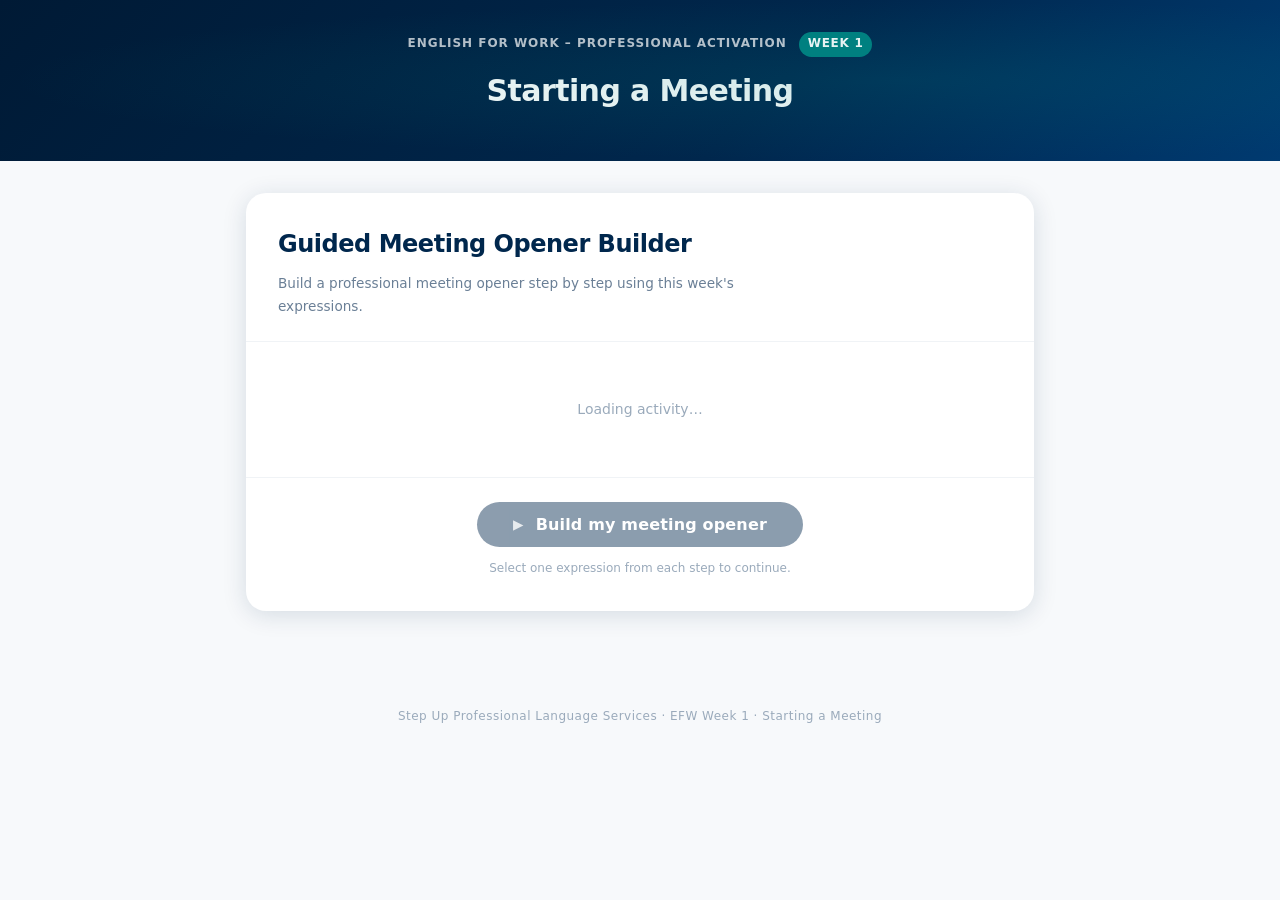
<file: index.html>
<!DOCTYPE html>
<html>
<head>
<meta charset="utf-8">
<meta http-equiv="refresh" content="0; url=./week-01/index.html">
<title>English for Work – Activities</title>
</head>

<body>

<h1>English for Work – Learning Activities</h1>

<p>If you are not redirected automatically:</p>

<a href="./week-01/index.html">Open Week 1 Activity</a>

</body>
</html>
</file>
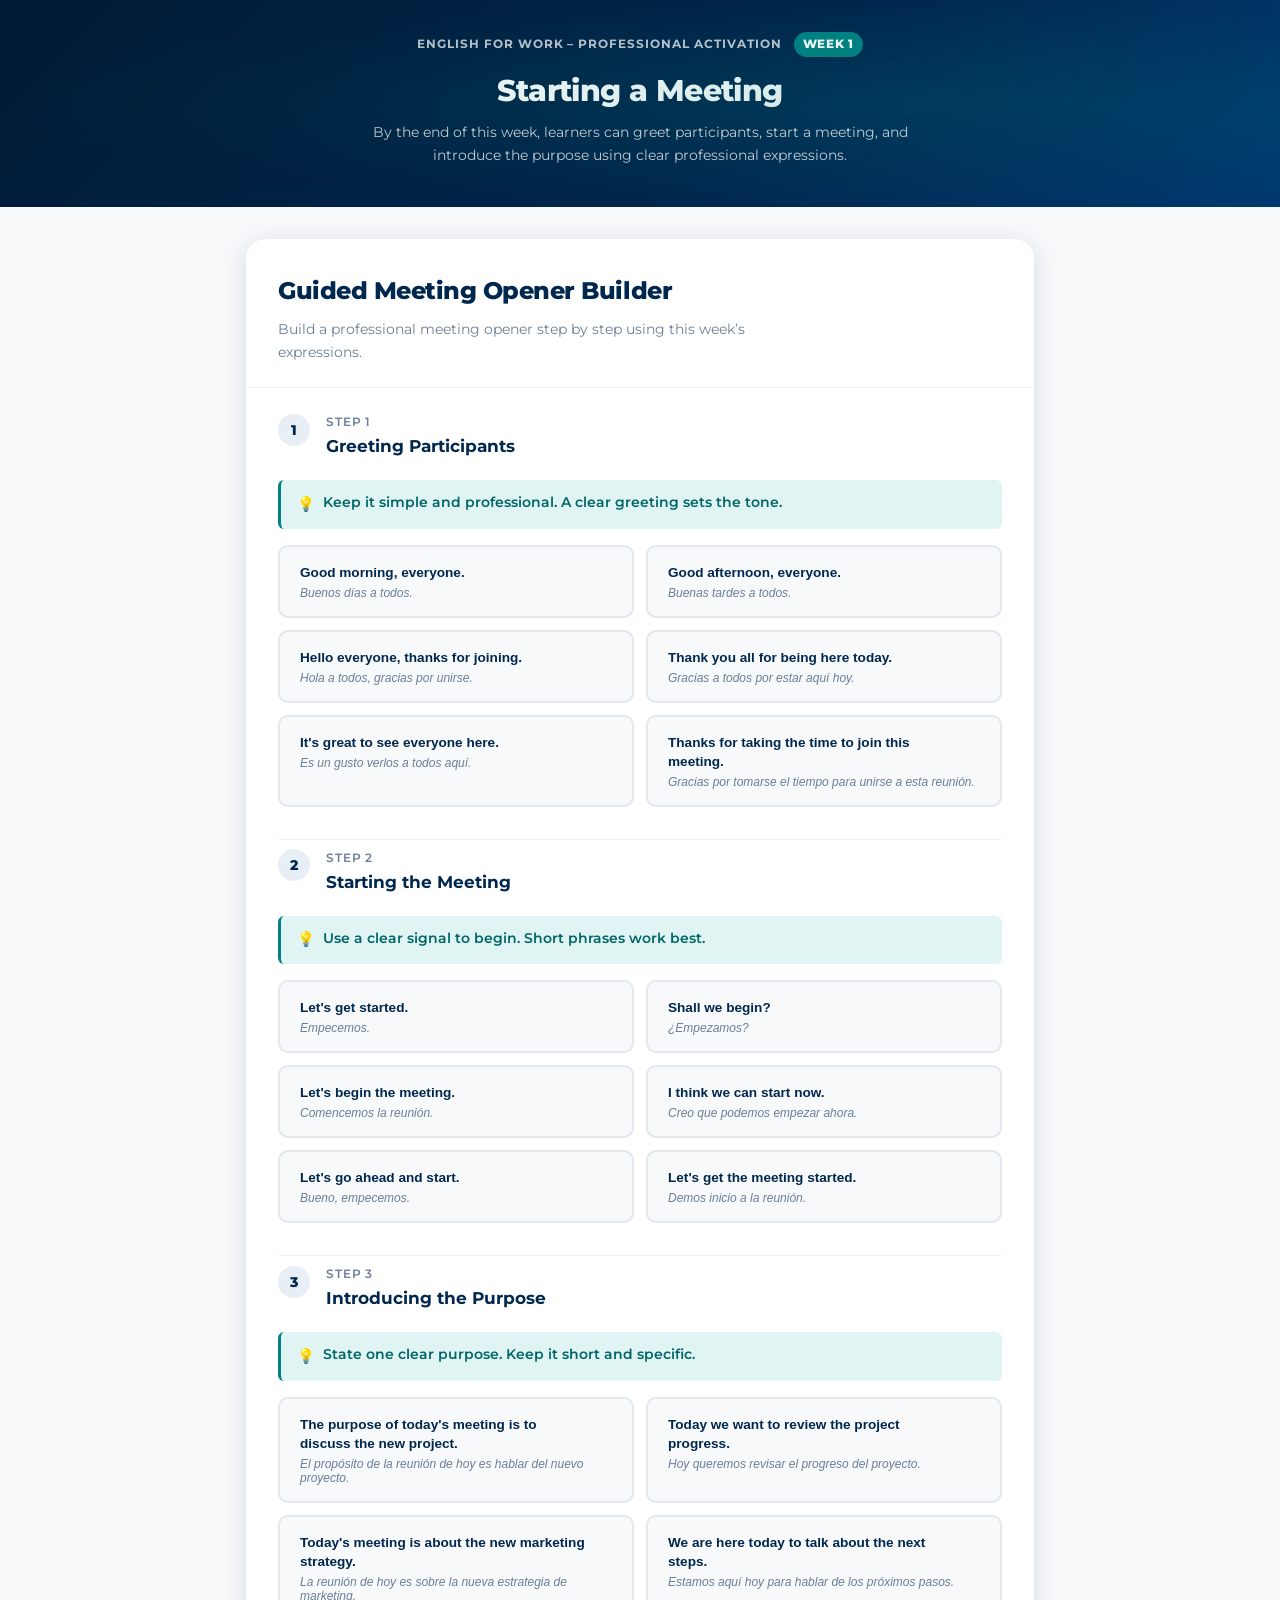
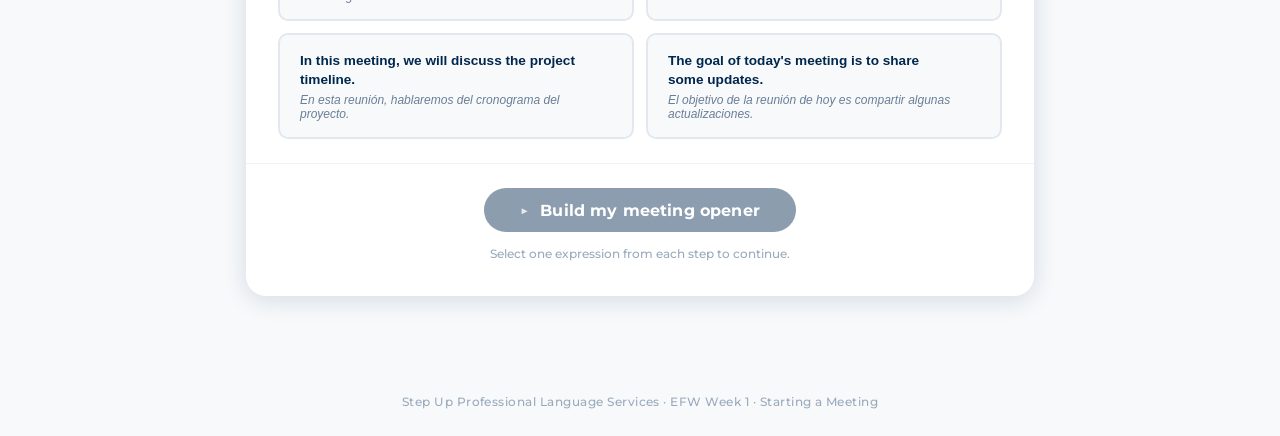
<file: week-01/index.html>
<!DOCTYPE html>
<html lang="en">
<head>
  <meta charset="UTF-8">
  <meta name="viewport" content="width=device-width, initial-scale=1.0">
  <meta name="description" content="EFW Week 1 – Starting a Meeting. Build a professional meeting opener using this week's expressions.">
  <title>EFW · Week 1: Starting a Meeting – Step Up</title>

  <!-- Fonts: Montserrat -->
  <link rel="preconnect" href="https://fonts.googleapis.com">
  <link rel="preconnect" href="https://fonts.gstatic.com" crossorigin>
  <link
    href="https://fonts.googleapis.com/css2?family=Montserrat:wght@400;500;600;700;800&display=swap"
    rel="stylesheet"
  >

  <!-- Shared base styles -->
  <link rel="stylesheet" href="../shared/base.css">
  <!-- Week-specific styles -->
  <link rel="stylesheet" href="styles.css">
</head>
<body>

  <!-- Accessibility: skip to content -->
  <a href="#main-content" class="skip-link">Skip to main content</a>

  <!-- ── Header ── -->
  <header class="artifact-header" role="banner">
    <div class="header-inner">
      <span class="course-label" id="course-label">English for Work – Professional Activation</span>
      <div class="week-badge" id="week-badge">Week 1</div>
    </div>
    <h1 class="week-title" id="week-title">Starting a Meeting</h1>
    <p class="week-outcome" id="week-outcome"></p>
  </header>

  <!-- ── Main ── -->
  <main id="main-content" class="artifact-main">

    <!-- ── Builder Section ── -->
    <section class="builder-section" aria-labelledby="ui-title">

      <div class="section-intro">
        <h2 class="section-title" id="ui-title">Guided Meeting Opener Builder</h2>
        <p class="section-subtitle" id="ui-subtitle">
          Build a professional meeting opener step by step using this week's expressions.
        </p>
      </div>

      <!-- Steps (rendered by app.js) -->
      <div class="steps-container" id="steps-container" aria-label="Builder steps">
        <!-- Loading state -->
        <p style="padding: 2rem; color: var(--gray-400); font-size: 0.875rem; text-align:center;">
          Loading activity…
        </p>
      </div>

      <!-- Build CTA -->
      <div class="build-bar">
        <button
          class="btn-primary"
          id="btn-build"
          disabled
          aria-disabled="true"
          aria-describedby="build-hint"
        >
          <span class="btn-icon" aria-hidden="true">▶</span>
          <span id="btn-build-label">Build my meeting opener</span>
        </button>
        <p class="build-hint" id="build-hint" role="status">
          Select one expression from each step to continue.
        </p>
      </div>

    </section><!-- /builder-section -->


    <!-- ── Output Section (hidden until build) ── -->
    <section
      class="output-section hidden"
      id="output-section"
      aria-label="Your meeting opener"
      aria-live="polite"
    >

      <!-- Script header -->
      <div class="output-header">
        <h2 class="output-title" id="output-label-title">Your Meeting Opener</h2>
      </div>

      <!-- Assembled opener lines (rendered by app.js) -->
      <div class="opener-script" id="opener-script" aria-label="Assembled meeting opener script">
      </div>

      <!-- Why it works tip (rendered by app.js) -->
      <div class="why-it-works" id="why-it-works" role="note" aria-label="Why it works">
      </div>

      <!-- ── Swap and Compare ── -->
      <div class="swap-section" aria-labelledby="swap-heading">
        <h3 class="swap-title" id="swap-heading">Swap and Compare</h3>
        <p class="swap-desc">
          Select a category below, then pick a different expression and notice how your opener changes.
        </p>
        <!-- Category tabs (rendered by app.js) -->
        <div class="swap-tabs" id="swap-tabs" role="group" aria-label="Swap category"></div>
        <!-- Alternative expressions (rendered by app.js) -->
        <div class="swap-options" id="swap-options" role="group" aria-label="Alternative expressions"></div>
      </div>

      <!-- ── See it in Context ── -->
      <div class="context-section" aria-labelledby="context-heading">
        <h3 class="context-title" id="context-heading context-label">See it in Context</h3>
        <p class="context-desc">
          Find your chosen expressions highlighted in real workplace conversations.
        </p>
        <!-- Story tab buttons (rendered by app.js) -->
        <div
          class="story-tabs"
          id="story-tabs"
          role="tablist"
          aria-label="Workplace story examples"
        ></div>
        <!-- Story text panels (rendered by app.js) -->
        <div id="story-content"></div>
      </div>

      <!-- ── Reset ── -->
      <div class="reset-bar">
        <button class="btn-ghost" id="btn-reset" aria-label="Start over and clear all selections">
          ↺ Start over
        </button>
      </div>

    </section><!-- /output-section -->

  </main><!-- /main -->

  <!-- ── Footer ── -->
  <footer class="artifact-footer" role="contentinfo">
    <span>Step Up Professional Language Services &middot; EFW Week 1 &middot; Starting a Meeting</span>
  </footer>

  <!-- Shared utilities (escapeHtml, highlightAll, announce) -->
  <script src="../shared/utils.js"></script>
  <!-- Week-specific application logic -->
  <script src="../shared/app.js"></script>

</body>
</html>
</file>
<file: shared/base.css>
/* ================================================
   EFW Artifacts — Shared Base Styles
   Step Up Professional Language Services
   ================================================ */

*, *::before, *::after {
  box-sizing: border-box;
  margin: 0;
  padding: 0;
}

:root {
  /* Brand Colors */
  --navy:        #00274D;
  --navy-dark:   #001a35;
  --navy-mid:    #003a70;
  --navy-light:  #e8eef5;
  --teal:        #008080;
  --teal-dark:   #006666;
  --teal-mid:    #4db3b3;
  --teal-light:  #e0f4f4;
  --red:         #FF4C4C;
  --red-light:   #fff0f0;

  /* Neutrals */
  --white:       #ffffff;
  --gray-50:     #f7f9fb;
  --gray-100:    #f0f3f6;
  --gray-200:    #e2e8ee;
  --gray-300:    #cdd5de;
  --gray-400:    #9aaabb;
  --gray-500:    #6a7f96;
  --gray-700:    #3a4f62;
  --gray-900:    #1a2a38;

  /* Typography */
  --font: 'Montserrat', 'Segoe UI', system-ui, -apple-system, sans-serif;
  --font-size-xs:   0.75rem;
  --font-size-sm:   0.85rem;
  --font-size-base: 1rem;
  --font-size-md:   1.0625rem;
  --font-size-lg:   1.25rem;
  --font-size-xl:   1.5rem;
  --font-size-2xl:  1.875rem;

  /* Spacing */
  --space-1: 0.25rem;
  --space-2: 0.5rem;
  --space-3: 0.75rem;
  --space-4: 1rem;
  --space-5: 1.25rem;
  --space-6: 1.5rem;
  --space-8: 2rem;
  --space-10: 2.5rem;
  --space-12: 3rem;

  /* Radii */
  --radius-sm:  6px;
  --radius:     10px;
  --radius-md:  14px;
  --radius-lg:  20px;
  --radius-xl:  28px;
  --radius-pill: 999px;

  /* Shadows */
  --shadow-sm:  0 1px 4px rgba(0,39,77,0.08);
  --shadow:     0 2px 12px rgba(0,39,77,0.10);
  --shadow-md:  0 4px 24px rgba(0,39,77,0.14);
  --shadow-lg:  0 8px 40px rgba(0,39,77,0.18);

  /* Transitions */
  --transition: 0.16s ease;
  --transition-md: 0.25s ease;
}

html {
  font-size: 16px;
  scroll-behavior: smooth;
}

body {
  font-family: var(--font);
  background: var(--gray-50);
  color: var(--gray-900);
  line-height: 1.65;
  -webkit-font-smoothing: antialiased;
  -moz-osx-font-smoothing: grayscale;
}

/* Skip to main content (accessibility) */
.skip-link {
  position: absolute;
  top: -120%;
  left: 1rem;
  background: var(--navy);
  color: var(--white);
  padding: 0.5rem 1.25rem;
  border-radius: var(--radius-sm);
  font-size: var(--font-size-sm);
  font-weight: 700;
  text-decoration: none;
  z-index: 9999;
  transition: top var(--transition);
}
.skip-link:focus {
  top: 0.75rem;
}

/* Utilities */
.hidden { display: none !important; }

.sr-only {
  position: absolute;
  width: 1px; height: 1px;
  padding: 0; margin: -1px;
  overflow: hidden;
  clip: rect(0,0,0,0);
  white-space: nowrap;
  border: 0;
}

/* Focus ring */
:focus-visible {
  outline: 3px solid var(--teal);
  outline-offset: 2px;
}
</file>
<file: week-01/styles.css>
/* ================================================
   EFW Artifacts — Week 1 Styles
   Starting a Meeting
   Step Up Professional Language Services
   ================================================ */

/* ── Header ─────────────────────────────────── */
.artifact-header {
  background: linear-gradient(135deg, var(--navy-dark) 0%, var(--navy) 60%, var(--navy-mid) 100%);
  color: var(--white);
  padding: var(--space-8) var(--space-6) var(--space-10);
  text-align: center;
  position: relative;
  overflow: hidden;
}
.artifact-header::before {
  content: '';
  position: absolute;
  inset: 0;
  background: radial-gradient(ellipse at 70% 50%, rgba(0,128,128,0.18) 0%, transparent 70%);
  pointer-events: none;
}
.header-inner {
  display: flex;
  align-items: center;
  justify-content: center;
  gap: var(--space-3);
  margin-bottom: var(--space-4);
  flex-wrap: wrap;
}
.course-label {
  font-size: var(--font-size-xs);
  font-weight: 700;
  letter-spacing: 0.08em;
  text-transform: uppercase;
  opacity: 0.7;
}
.week-badge {
  background: var(--teal);
  color: var(--white);
  font-size: var(--font-size-xs);
  font-weight: 800;
  letter-spacing: 0.06em;
  text-transform: uppercase;
  padding: 0.2em 0.75em;
  border-radius: var(--radius-pill);
}
.week-title {
  font-size: var(--font-size-2xl);
  font-weight: 800;
  letter-spacing: -0.02em;
  line-height: 1.2;
  margin-bottom: var(--space-3);
}
.week-outcome {
  font-size: var(--font-size-sm);
  opacity: 0.75;
  max-width: 560px;
  margin: 0 auto;
  line-height: 1.7;
}

/* ── Main Layout ─────────────────────────────── */
.artifact-main {
  max-width: 820px;
  margin: 0 auto;
  padding: var(--space-8) var(--space-4) var(--space-12);
}

/* ── Builder Section ─────────────────────────── */
.builder-section {
  background: var(--white);
  border-radius: var(--radius-lg);
  box-shadow: var(--shadow-md);
  overflow: hidden;
  margin-bottom: var(--space-6);
}
.section-intro {
  padding: var(--space-8) var(--space-8) var(--space-6);
  border-bottom: 1px solid var(--gray-100);
}
.section-title {
  font-size: var(--font-size-xl);
  font-weight: 800;
  color: var(--navy);
  letter-spacing: -0.02em;
  margin-bottom: var(--space-2);
}
.section-subtitle {
  font-size: var(--font-size-sm);
  color: var(--gray-500);
  max-width: 480px;
}

/* ── Step Cards ──────────────────────────────── */
.steps-container {
  padding: var(--space-6) var(--space-8);
  display: flex;
  flex-direction: column;
  gap: var(--space-8);
}
.step-card {
  position: relative;
}
.step-header {
  display: flex;
  align-items: flex-start;
  gap: var(--space-4);
  margin-bottom: var(--space-4);
}
.step-number {
  flex-shrink: 0;
  width: 2rem;
  height: 2rem;
  border-radius: 50%;
  background: var(--navy-light);
  color: var(--navy);
  display: flex;
  align-items: center;
  justify-content: center;
  font-size: var(--font-size-sm);
  font-weight: 800;
  transition: background var(--transition), color var(--transition);
  margin-top: 0.1rem;
}
.step-card.completed .step-number {
  background: var(--teal);
  color: var(--white);
}
.step-card.completed .step-number::after {
  content: '✓';
}
.step-card:not(.completed) .step-number-digit {
  display: inline;
}
.step-card.completed .step-number-digit {
  display: none;
}
.step-info {
  flex: 1;
}
.step-title {
  font-size: var(--font-size-md);
  font-weight: 700;
  color: var(--navy);
  margin-bottom: var(--space-1);
}
.step-label-small {
  font-size: var(--font-size-xs);
  font-weight: 600;
  color: var(--gray-500);
  text-transform: uppercase;
  letter-spacing: 0.07em;
}

/* Micro-tip */
.micro-tip {
  display: flex;
  align-items: flex-start;
  gap: var(--space-2);
  background: var(--teal-light);
  border-left: 3px solid var(--teal);
  border-radius: var(--radius-sm);
  padding: var(--space-3) var(--space-4);
  margin-bottom: var(--space-4);
}
.micro-tip-icon {
  font-size: 0.9rem;
  flex-shrink: 0;
  margin-top: 0.05rem;
}
.micro-tip-text {
  font-size: var(--font-size-sm);
  color: var(--teal-dark);
  font-weight: 600;
  line-height: 1.5;
}

/* Expression Grid */
.expression-grid {
  display: grid;
  grid-template-columns: 1fr 1fr;
  gap: var(--space-3);
}
@media (max-width: 560px) {
  .expression-grid { grid-template-columns: 1fr; }
  .steps-container { padding: var(--space-5) var(--space-4); }
  .section-intro { padding: var(--space-6) var(--space-4) var(--space-4); }
}

/* Expression Buttons */
.expression-btn {
  display: flex;
  flex-direction: column;
  align-items: flex-start;
  width: 100%;
  padding: var(--space-4) var(--space-5);
  background: var(--gray-50);
  border: 2px solid var(--gray-200);
  border-radius: var(--radius);
  cursor: pointer;
  transition: border-color var(--transition), background var(--transition),
              box-shadow var(--transition), transform var(--transition);
  text-align: left;
  position: relative;
  gap: var(--space-1);
}
.expression-btn:hover {
  border-color: var(--teal-mid);
  background: var(--white);
  box-shadow: var(--shadow-sm);
  transform: translateY(-1px);
}
.expression-btn[aria-pressed="true"] {
  border-color: var(--teal);
  background: var(--teal-light);
  box-shadow: 0 0 0 3px rgba(0,128,128,0.15), var(--shadow-sm);
  transform: translateY(-1px);
}
.expression-btn[aria-pressed="true"]::after {
  content: '✓';
  position: absolute;
  top: 0.5rem;
  right: 0.75rem;
  width: 1.25rem;
  height: 1.25rem;
  background: var(--teal);
  color: var(--white);
  border-radius: 50%;
  font-size: 0.7rem;
  font-weight: 800;
  display: flex;
  align-items: center;
  justify-content: center;
  line-height: 1.25rem;
  text-align: center;
}
.expr-en {
  font-size: var(--font-size-sm);
  font-weight: 600;
  color: var(--navy);
  line-height: 1.4;
  padding-right: 1.5rem;
}
.expression-btn[aria-pressed="true"] .expr-en {
  color: var(--teal-dark);
}
.expr-es {
  font-size: var(--font-size-xs);
  color: var(--gray-500);
  font-style: italic;
  font-weight: 500;
}

/* Divider between steps */
.step-divider {
  height: 1px;
  background: var(--gray-100);
  margin: 0 0 var(--space-2);
}

/* ── Build Bar ───────────────────────────────── */
.build-bar {
  padding: var(--space-6) var(--space-8) var(--space-8);
  border-top: 1px solid var(--gray-100);
  display: flex;
  flex-direction: column;
  align-items: center;
  gap: var(--space-3);
}
.build-hint {
  font-size: var(--font-size-xs);
  color: var(--gray-400);
  font-weight: 500;
}

/* ── Buttons ─────────────────────────────────── */
.btn-primary {
  display: inline-flex;
  align-items: center;
  gap: var(--space-3);
  background: var(--navy);
  color: var(--white);
  border: none;
  border-radius: var(--radius-pill);
  padding: 0.8rem 2.25rem;
  font-family: var(--font);
  font-size: var(--font-size-base);
  font-weight: 700;
  letter-spacing: 0.01em;
  cursor: pointer;
  transition: background var(--transition), transform var(--transition), box-shadow var(--transition);
  box-shadow: 0 4px 16px rgba(0,39,77,0.25);
}
.btn-primary:hover:not(:disabled) {
  background: var(--navy-mid);
  transform: translateY(-2px);
  box-shadow: 0 6px 20px rgba(0,39,77,0.32);
}
.btn-primary:active:not(:disabled) {
  transform: translateY(0);
}
.btn-primary:disabled {
  opacity: 0.45;
  cursor: not-allowed;
  box-shadow: none;
}
.btn-icon {
  font-size: 0.85em;
  opacity: 0.8;
}

.btn-ghost {
  background: none;
  border: 2px solid var(--gray-300);
  color: var(--gray-500);
  border-radius: var(--radius-pill);
  padding: 0.5rem 1.5rem;
  font-family: var(--font);
  font-size: var(--font-size-sm);
  font-weight: 600;
  cursor: pointer;
  transition: border-color var(--transition), color var(--transition), background var(--transition);
}
.btn-ghost:hover {
  border-color: var(--navy);
  color: var(--navy);
  background: var(--navy-light);
}

.btn-tab {
  background: var(--gray-100);
  border: 2px solid transparent;
  color: var(--gray-700);
  border-radius: var(--radius-pill);
  padding: 0.4rem 1.2rem;
  font-family: var(--font);
  font-size: var(--font-size-sm);
  font-weight: 600;
  cursor: pointer;
  transition: all var(--transition);
}
.btn-tab:hover { border-color: var(--teal-mid); color: var(--teal-dark); }
.btn-tab.active {
  background: var(--navy);
  color: var(--white);
  border-color: var(--navy);
}

/* ── Output Section ──────────────────────────── */
.output-section {
  background: var(--white);
  border-radius: var(--radius-lg);
  box-shadow: var(--shadow-md);
  overflow: hidden;
  animation: slideUp 0.4s ease both;
}
@keyframes slideUp {
  from { opacity: 0; transform: translateY(24px); }
  to   { opacity: 1; transform: translateY(0); }
}
.output-header {
  background: linear-gradient(90deg, var(--teal-dark), var(--teal));
  padding: var(--space-5) var(--space-8);
}
.output-title {
  font-size: var(--font-size-lg);
  font-weight: 800;
  color: var(--white);
  letter-spacing: -0.01em;
}

/* Opener Script */
.opener-script {
  padding: var(--space-6) var(--space-8);
  border-bottom: 1px solid var(--gray-100);
}
.opener-line {
  display: flex;
  align-items: center;
  gap: var(--space-4);
  padding: var(--space-4) var(--space-5);
  border-radius: var(--radius);
  background: var(--gray-50);
  margin-bottom: var(--space-3);
  animation: fadeIn 0.3s ease both;
}
.opener-line:nth-child(2) { animation-delay: 0.1s; }
.opener-line:nth-child(3) { animation-delay: 0.2s; }
@keyframes fadeIn {
  from { opacity: 0; transform: translateX(-8px); }
  to   { opacity: 1; transform: translateX(0); }
}
.line-icon {
  width: 2rem;
  height: 2rem;
  border-radius: 50%;
  background: var(--navy);
  color: var(--white);
  display: flex;
  align-items: center;
  justify-content: center;
  font-size: 0.85rem;
  flex-shrink: 0;
}
.line-body {
  flex: 1;
}
.line-function {
  font-size: var(--font-size-xs);
  font-weight: 700;
  text-transform: uppercase;
  letter-spacing: 0.08em;
  color: var(--teal);
  margin-bottom: 0.2rem;
}
.line-text {
  font-size: var(--font-size-md);
  font-weight: 600;
  color: var(--navy);
  line-height: 1.45;
}
.line-translation {
  font-size: var(--font-size-xs);
  color: var(--gray-400);
  font-style: italic;
  margin-top: 0.15rem;
}
.btn-audio {
  flex-shrink: 0;
  background: var(--gray-100);
  border: none;
  border-radius: 50%;
  width: 2rem;
  height: 2rem;
  display: flex;
  align-items: center;
  justify-content: center;
  cursor: pointer;
  font-size: 0.9rem;
  transition: background var(--transition);
  position: relative;
}
.btn-audio:hover {
  background: var(--teal-light);
}
.btn-audio:hover::after {
  content: attr(data-tooltip);
  position: absolute;
  bottom: calc(100% + 6px);
  right: 0;
  background: var(--navy);
  color: var(--white);
  font-size: 0.7rem;
  font-weight: 600;
  padding: 0.3rem 0.6rem;
  border-radius: var(--radius-sm);
  white-space: nowrap;
  pointer-events: none;
  font-family: var(--font);
}

/* Why it Works */
.why-it-works {
  margin: var(--space-6) var(--space-8);
  display: flex;
  gap: var(--space-4);
  background: linear-gradient(135deg, var(--navy-light), #e6eef5);
  border-radius: var(--radius);
  padding: var(--space-5) var(--space-6);
  border: 1px solid var(--gray-200);
}
.tip-icon { font-size: 1.5rem; flex-shrink: 0; }
.tip-body {}
.tip-heading {
  font-size: var(--font-size-xs);
  font-weight: 800;
  text-transform: uppercase;
  letter-spacing: 0.09em;
  color: var(--navy);
  margin-bottom: var(--space-2);
}
.tip-items {
  display: flex;
  flex-direction: column;
  gap: var(--space-2);
}
.tip-item {
  font-size: var(--font-size-sm);
  color: var(--gray-700);
  display: flex;
  gap: var(--space-2);
  align-items: flex-start;
}
.tip-item-dot {
  color: var(--teal);
  font-weight: 800;
  flex-shrink: 0;
  margin-top: 0.05rem;
}

/* ── Swap Section ────────────────────────────── */
.swap-section {
  padding: var(--space-6) var(--space-8);
  border-top: 1px solid var(--gray-100);
  border-bottom: 1px solid var(--gray-100);
}
.swap-title {
  font-size: var(--font-size-md);
  font-weight: 800;
  color: var(--navy);
  margin-bottom: var(--space-2);
  display: flex;
  align-items: center;
  gap: var(--space-2);
}
.swap-title::before {
  content: '⇄';
  color: var(--teal);
  font-size: 1.1em;
}
.swap-desc {
  font-size: var(--font-size-sm);
  color: var(--gray-500);
  margin-bottom: var(--space-4);
}
.swap-tabs {
  display: flex;
  gap: var(--space-2);
  flex-wrap: wrap;
  margin-bottom: var(--space-4);
}
.swap-options {
  display: grid;
  grid-template-columns: 1fr 1fr;
  gap: var(--space-2);
}
@media (max-width: 480px) {
  .swap-options { grid-template-columns: 1fr; }
}

.swap-expr-btn {
  display: flex;
  flex-direction: column;
  align-items: flex-start;
  width: 100%;
  padding: var(--space-3) var(--space-4);
  background: var(--gray-50);
  border: 2px solid var(--gray-200);
  border-radius: var(--radius-sm);
  cursor: pointer;
  font-family: var(--font);
  text-align: left;
  gap: 0.15rem;
  transition: all var(--transition);
}
.swap-expr-btn:hover { border-color: var(--teal-mid); background: var(--white); }
.swap-expr-btn.current {
  border-color: var(--teal);
  background: var(--teal-light);
  cursor: default;
}
.swap-expr-btn.current::after {
  content: '← current';
  font-size: 0.65rem;
  color: var(--teal-dark);
  font-weight: 700;
  text-transform: uppercase;
  letter-spacing: 0.06em;
  margin-top: 0.2rem;
}
.swap-en {
  font-size: var(--font-size-sm);
  font-weight: 600;
  color: var(--navy);
  line-height: 1.4;
}
.swap-expr-btn.current .swap-en { color: var(--teal-dark); }
.swap-es {
  font-size: var(--font-size-xs);
  color: var(--gray-400);
  font-style: italic;
}
.swap-placeholder {
  grid-column: 1 / -1;
  text-align: center;
  font-size: var(--font-size-sm);
  color: var(--gray-400);
  padding: var(--space-4);
}

/* ── Context / Stories Section ───────────────── */
.context-section {
  padding: var(--space-6) var(--space-8);
}
.context-title {
  font-size: var(--font-size-md);
  font-weight: 800;
  color: var(--navy);
  margin-bottom: var(--space-2);
  display: flex;
  align-items: center;
  gap: var(--space-2);
}
.context-title::before {
  content: '📖';
  font-size: 1rem;
}
.context-desc {
  font-size: var(--font-size-sm);
  color: var(--gray-500);
  margin-bottom: var(--space-4);
}
.story-tabs {
  display: flex;
  gap: var(--space-2);
  margin-bottom: var(--space-4);
  border-bottom: 2px solid var(--gray-100);
  padding-bottom: var(--space-3);
}
.btn-story-tab {
  background: none;
  border: none;
  font-family: var(--font);
  font-size: var(--font-size-sm);
  font-weight: 600;
  color: var(--gray-500);
  cursor: pointer;
  padding: var(--space-2) var(--space-4);
  border-radius: var(--radius-sm) var(--radius-sm) 0 0;
  border-bottom: 3px solid transparent;
  margin-bottom: -2px;
  transition: all var(--transition);
}
.btn-story-tab:hover { color: var(--navy); }
.btn-story-tab[aria-selected="true"] {
  color: var(--teal-dark);
  border-bottom-color: var(--teal);
  font-weight: 700;
}

.story-panel {
  display: none;
}
.story-panel.active { display: block; animation: fadeIn 0.25s ease; }

.story-context-label {
  font-size: var(--font-size-xs);
  font-weight: 700;
  text-transform: uppercase;
  letter-spacing: 0.08em;
  color: var(--gray-400);
  margin-bottom: var(--space-3);
}
.story-body {
  background: var(--gray-50);
  border-radius: var(--radius);
  padding: var(--space-5) var(--space-6);
  border: 1px solid var(--gray-200);
}
.story-para {
  font-size: var(--font-size-sm);
  color: var(--gray-700);
  line-height: 1.75;
  margin-bottom: var(--space-2);
}
.story-para:last-child { margin-bottom: 0; }
.story-para mark {
  background: var(--teal-light);
  color: var(--teal-dark);
  border-radius: 3px;
  padding: 0 0.2em;
  font-weight: 700;
  border-bottom: 2px solid var(--teal);
}
.story-no-match {
  font-size: var(--font-size-sm);
  color: var(--gray-400);
  font-style: italic;
  margin-top: var(--space-3);
}

/* ── Reset Bar ───────────────────────────────── */
.reset-bar {
  padding: var(--space-5) var(--space-8) var(--space-8);
  text-align: center;
}

/* ── Footer ──────────────────────────────────── */
.artifact-footer {
  text-align: center;
  padding: var(--space-6) var(--space-4);
  font-size: var(--font-size-xs);
  color: var(--gray-400);
  font-weight: 500;
  letter-spacing: 0.04em;
}

/* ── Responsive ──────────────────────────────── */
@media (max-width: 600px) {
  .artifact-main { padding: var(--space-5) var(--space-3) var(--space-10); }
  .week-title { font-size: var(--font-size-xl); }
  .build-bar { padding: var(--space-5) var(--space-4) var(--space-6); }
  .opener-script,
  .why-it-works,
  .swap-section,
  .context-section,
  .reset-bar { padding-left: var(--space-5); padding-right: var(--space-5); }
  .why-it-works { margin-left: var(--space-5); margin-right: var(--space-5); }
  .output-header { padding-left: var(--space-5); }
}
</file>
